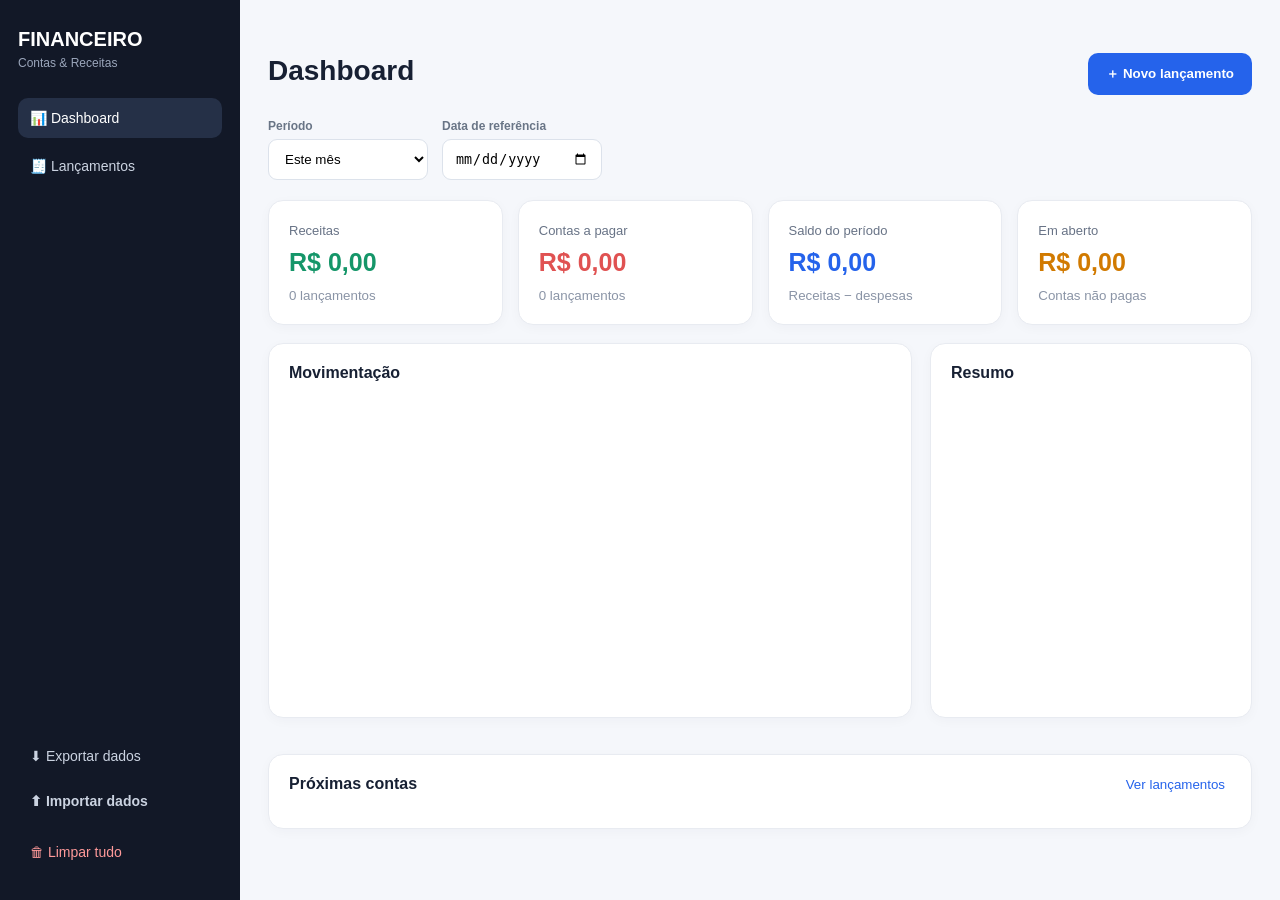
<file: index.html>
<!DOCTYPE html>
<html lang="pt-BR">
<head>
  <meta charset="UTF-8">
  <meta name="viewport" content="width=device-width, initial-scale=1.0">
  <title>Financeiro</title>
  <link rel="stylesheet" href="style.css">
</head>
<body>
  <div class="app">
    <aside class="sidebar">
      <h1>FINANCEIRO</h1>
      <p class="subtitle">Contas & Receitas</p>
      <nav>
        <button class="nav-btn active" data-view="dashboard">📊 Dashboard</button>
        <button class="nav-btn" data-view="lancamentos">🧾 Lançamentos</button>
      </nav>
      <div class="sidebar-bottom">
        <button id="exportBtn">⬇ Exportar dados</button>
        <label class="import-label">⬆ Importar dados<input id="importFile" type="file" accept=".json"></label>
        <button id="clearBtn" class="danger">🗑 Limpar tudo</button>
      </div>
    </aside>

    <main class="main">
      <header class="topbar">
        <div>
          <h2 id="pageTitle">Dashboard</h2>
          <p id="todayLabel"></p>
        </div>
        <button id="addBtn" class="primary">＋ Novo lançamento</button>
      </header>

      <section id="dashboardView" class="view">
        <div class="filters">
          <div>
            <label>Período</label>
            <select id="periodFilter">
              <option value="day">Hoje</option>
              <option value="week">Esta semana</option>
              <option value="month" selected>Este mês</option>
              <option value="all">Todos</option>
            </select>
          </div>
          <div>
            <label>Data de referência</label>
            <input type="date" id="referenceDate">
          </div>
        </div>

        <div class="cards">
          <div class="card income"><span>Receitas</span><strong id="totalIncome">R$ 0,00</strong><small id="incomeCount">0 lançamentos</small></div>
          <div class="card expense"><span>Contas a pagar</span><strong id="totalExpense">R$ 0,00</strong><small id="expenseCount">0 lançamentos</small></div>
          <div class="card balance"><span>Saldo do período</span><strong id="balance">R$ 0,00</strong><small>Receitas − despesas</small></div>
          <div class="card pending"><span>Em aberto</span><strong id="pending">R$ 0,00</strong><small>Contas não pagas</small></div>
        </div>

        <div class="grid">
          <div class="panel">
            <div class="panel-head"><h3>Movimentação</h3><span id="periodText"></span></div>
            <div class="chart-wrap"><canvas id="financeChart"></canvas></div>
          </div>
          <div class="panel">
            <div class="panel-head"><h3>Resumo</h3></div>
            <div id="summaryList" class="summary-list"></div>
          </div>
        </div>

        <div class="panel">
          <div class="panel-head"><h3>Próximas contas</h3><button class="link-btn" id="openAll">Ver lançamentos</button></div>
          <div id="upcomingList" class="table-wrap"></div>
        </div>
      </section>

      <section id="lancamentosView" class="view hidden">
        <div class="filters">
          <div class="search"><label>Pesquisar</label><input id="searchInput" placeholder="Descrição, categoria, forma..."></div>
          <div><label>Tipo</label><select id="typeFilter"><option value="all">Todos</option><option value="income">Receita</option><option value="expense">Despesa</option></select></div>
          <div><label>Status</label><select id="statusFilter"><option value="all">Todos</option><option value="paid">Pago/Recebido</option><option value="pending">Pendente</option></select></div>
        </div>
        <div class="panel">
          <div id="transactionsTable" class="table-wrap"></div>
        </div>
      </section>
    </main>
  </div>

  <div id="modal" class="modal hidden">
    <div class="modal-box">
      <div class="modal-head"><h3 id="modalTitle">Novo lançamento</h3><button id="closeModal">×</button></div>
      <form id="transactionForm">
        <input type="hidden" id="editId">
        <div class="type-switch">
          <label><input type="radio" name="type" value="income" checked> <span>💰 Receita</span></label>
          <label><input type="radio" name="type" value="expense"> <span>📄 Conta a pagar</span></label>
        </div>
        <div class="form-grid">
          <div><label>Descrição *</label><input id="description" required placeholder="Ex.: Venda, aluguel, boleto..."></div>
          <div><label>Valor (R$) *</label><input id="amount" required type="number" min="0" step="0.01" placeholder="0,00"></div>
          <div><label>Data *</label><input id="date" required type="date"></div>
          <div><label>Vencimento</label><input id="dueDate" type="date"></div>
          <div><label>Categoria</label><input id="category" placeholder="Ex.: Alimentação, aluguel..."></div>
          <div><label>Forma</label><input id="method" placeholder="Pix, dinheiro, boleto, cartão..."></div>
          <div><label>Status</label><select id="status"><option value="paid">Pago/Recebido</option><option value="pending">Pendente</option></select></div>
          <div><label>Observação</label><input id="note" placeholder="Opcional"></div>
        </div>
        <div class="modal-actions"><button type="button" id="cancelBtn" class="secondary">Cancelar</button><button class="primary">Salvar lançamento</button></div>
      </form>
    </div>
  </div>
  <script src="app.js"></script>
</body>
</html>
</file>
<file: style.css>
*{box-sizing:border-box}body{margin:0;font-family:Inter,Arial,sans-serif;background:#f5f7fb;color:#172033}.app{display:flex;min-height:100vh}.sidebar{width:240px;background:#121827;color:#fff;padding:28px 18px;display:flex;flex-direction:column}.sidebar h1{font-size:20px;margin:0}.subtitle{color:#9ba6bb;font-size:12px;margin:5px 0 28px}.sidebar nav{display:grid;gap:8px}.nav-btn,.sidebar-bottom button,.import-label{border:0;background:transparent;color:#cbd3e1;text-align:left;padding:12px;border-radius:10px;cursor:pointer;font-size:14px}.nav-btn:hover,.nav-btn.active{background:#253047;color:#fff}.sidebar-bottom{margin-top:auto;display:grid;gap:5px}.import-label{display:block}.import-label input{display:none}.danger{color:#ff9a9a!important}.main{flex:1;padding:28px;max-width:1500px;margin:auto;width:100%}.topbar{display:flex;justify-content:space-between;align-items:center;margin-bottom:24px}.topbar h2{margin:0;font-size:28px}.topbar p{margin:5px 0;color:#7c8799;font-size:13px}.primary{background:#2563eb;color:#fff;border:0;border-radius:10px;padding:12px 18px;font-weight:700;cursor:pointer}.secondary{background:#eef1f6;color:#344054;border:0;border-radius:10px;padding:12px 18px;cursor:pointer}.filters{display:flex;gap:14px;align-items:end;margin-bottom:20px;flex-wrap:wrap}.filters>div{min-width:160px}.filters .search{flex:1;min-width:240px}label{display:block;font-size:12px;font-weight:700;color:#697586;margin-bottom:6px}input,select{width:100%;border:1px solid #dce2eb;background:#fff;border-radius:9px;padding:11px 12px;outline:none}input:focus,select:focus{border-color:#7da4ff}.cards{display:grid;grid-template-columns:repeat(4,1fr);gap:15px;margin-bottom:18px}.card{background:#fff;border:1px solid #e8ebf1;border-radius:15px;padding:20px;box-shadow:0 3px 12px #16213d08}.card span{font-size:13px;color:#687386}.card strong{display:block;font-size:25px;margin:9px 0}.card small{color:#8a94a6}.card.income strong{color:#159669}.card.expense strong{color:#e05252}.card.balance strong{color:#2563eb}.card.pending strong{color:#d17a00}.grid{display:grid;grid-template-columns:2fr 1fr;gap:18px;margin-bottom:18px}.panel{background:#fff;border:1px solid #e8ebf1;border-radius:15px;padding:20px;box-shadow:0 3px 12px #16213d08;margin-bottom:18px}.panel-head{display:flex;justify-content:space-between;align-items:center;margin-bottom:15px}.panel-head h3{margin:0;font-size:16px}.panel-head span{font-size:12px;color:#8993a5}.chart-wrap{height:300px;position:relative}.summary-list{display:grid;gap:12px}.summary-row{display:flex;justify-content:space-between;border-bottom:1px solid #eef1f5;padding:8px 0}.summary-row b{font-size:14px}.green{color:#159669}.red{color:#e05252}.table-wrap{overflow:auto}.data-table{width:100%;border-collapse:collapse;min-width:760px}.data-table th{text-align:left;color:#7a8495;font-size:11px;text-transform:uppercase;padding:10px;border-bottom:1px solid #e8ebf1}.data-table td{padding:13px 10px;border-bottom:1px solid #eef1f5;font-size:13px}.badge{display:inline-block;padding:5px 8px;border-radius:20px;font-size:11px;font-weight:700}.badge.paid{background:#e6f7f0;color:#12835d}.badge.pending{background:#fff3dc;color:#b56b00}.badge.income{background:#e7f6ef;color:#16845f}.badge.expense{background:#ffe9e9;color:#c74545}.actions{display:flex;gap:5px}.icon-btn{border:0;background:#eef1f6;padding:7px;border-radius:7px;cursor:pointer}.link-btn{border:0;background:none;color:#2563eb;cursor:pointer}.hidden{display:none!important}.modal{position:fixed;inset:0;background:#07101dcc;display:flex;align-items:center;justify-content:center;padding:20px;z-index:10}.modal-box{background:#fff;width:min(720px,100%);border-radius:16px;padding:24px}.modal-head{display:flex;justify-content:space-between;align-items:center;margin-bottom:20px}.modal-head h3{margin:0}.modal-head button{border:0;background:none;font-size:28px;cursor:pointer}.type-switch{display:grid;grid-template-columns:1fr 1fr;gap:10px;margin-bottom:18px}.type-switch label{margin:0}.type-switch input{display:none}.type-switch span{display:block;border:1px solid #dce2eb;padding:13px;border-radius:10px;text-align:center;cursor:pointer}.type-switch input:checked+span{border-color:#2563eb;background:#edf3ff;color:#1656c5}.form-grid{display:grid;grid-template-columns:1fr 1fr;gap:14px}.modal-actions{display:flex;justify-content:flex-end;gap:10px;margin-top:22px}@media(max-width:900px){.sidebar{width:72px;padding:20px 10px}.sidebar h1,.subtitle,.nav-btn{font-size:0}.nav-btn{height:44px}.sidebar-bottom button,.import-label{font-size:0}.main{padding:18px}.cards{grid-template-columns:1fr 1fr}.grid{grid-template-columns:1fr}}@media(max-width:600px){.topbar{align-items:flex-start;gap:10px}.topbar h2{font-size:22px}.topbar .primary{padding:10px;font-size:12px}.cards{grid-template-columns:1fr}.form-grid{grid-template-columns:1fr}.filters{display:grid;grid-template-columns:1fr 1fr}.filters .search{grid-column:1/-1}.panel{padding:14px}.chart-wrap{height:230px}}
</file>
